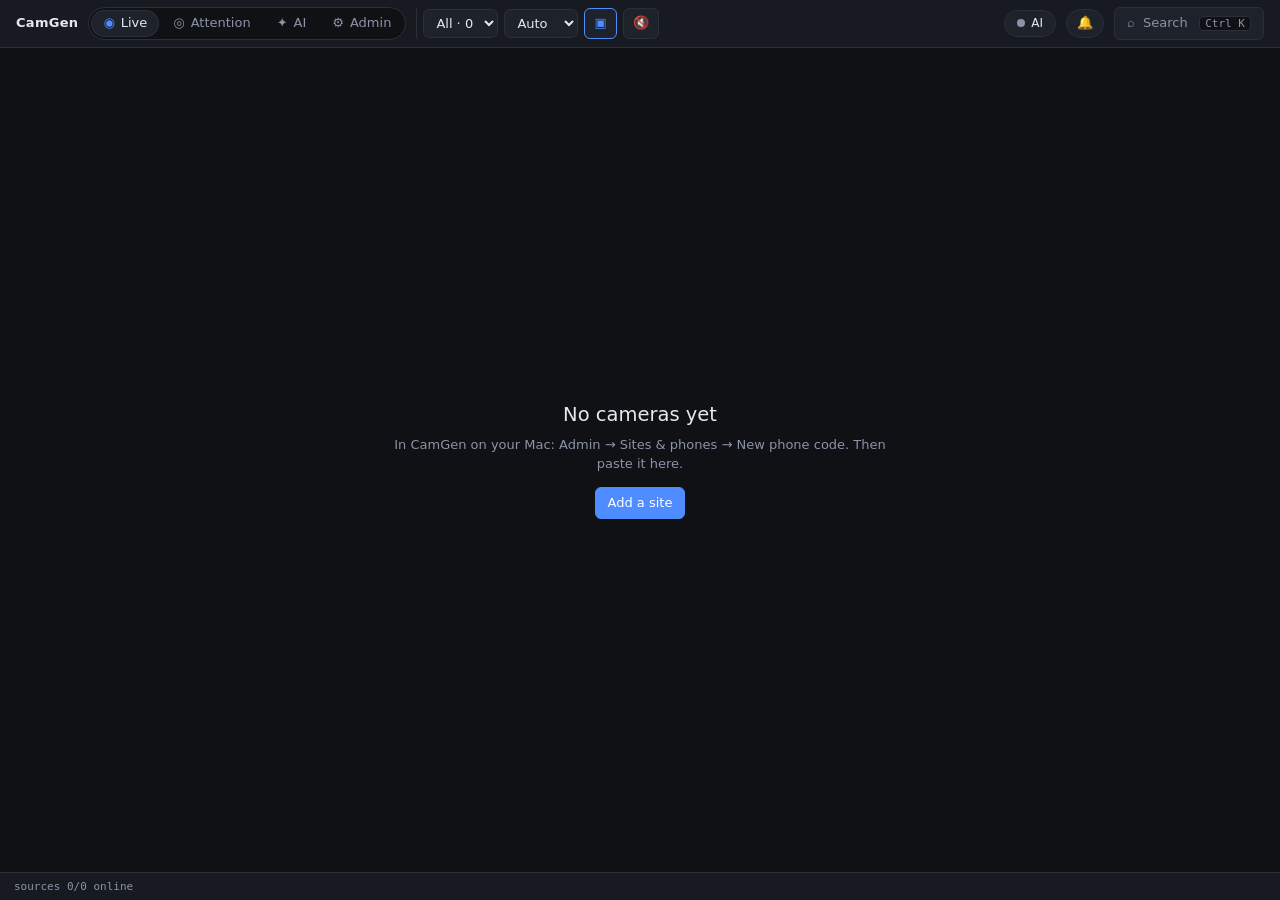
<file: CamGen/index.html>
<!doctype html>
<html lang="en">
<head>
  <meta charset="utf-8">
  <meta name="viewport" content="width=device-width, initial-scale=1, viewport-fit=cover">
  <meta http-equiv="Content-Security-Policy"
        content="default-src 'self'; script-src 'self'; style-src 'self' 'unsafe-inline'; img-src 'self' data: blob: https:; media-src 'self' blob: mediastream: https:; connect-src 'self' https: wss:; worker-src 'self'; manifest-src 'self'">
  <meta name="theme-color" content="#0f1115">
  <meta name="apple-mobile-web-app-capable" content="yes">
  <meta name="apple-mobile-web-app-status-bar-style" content="black-translucent">
  <meta name="apple-mobile-web-app-title" content="CamGen">
  <meta name="referrer" content="no-referrer">
  <title>CamGen Viewer</title>
  <link rel="manifest" href="manifest.webmanifest">
  <link rel="icon" href="icons/icon-192.png">
  <link rel="apple-touch-icon" href="icons/apple-touch-icon.png">
  <link rel="stylesheet" href="app.11041785a9.css">
  <script defer src="app.841641d2e4.js"></script>
</head>
<body>
  <cg-app></cg-app>
</body>
</html>
</file>
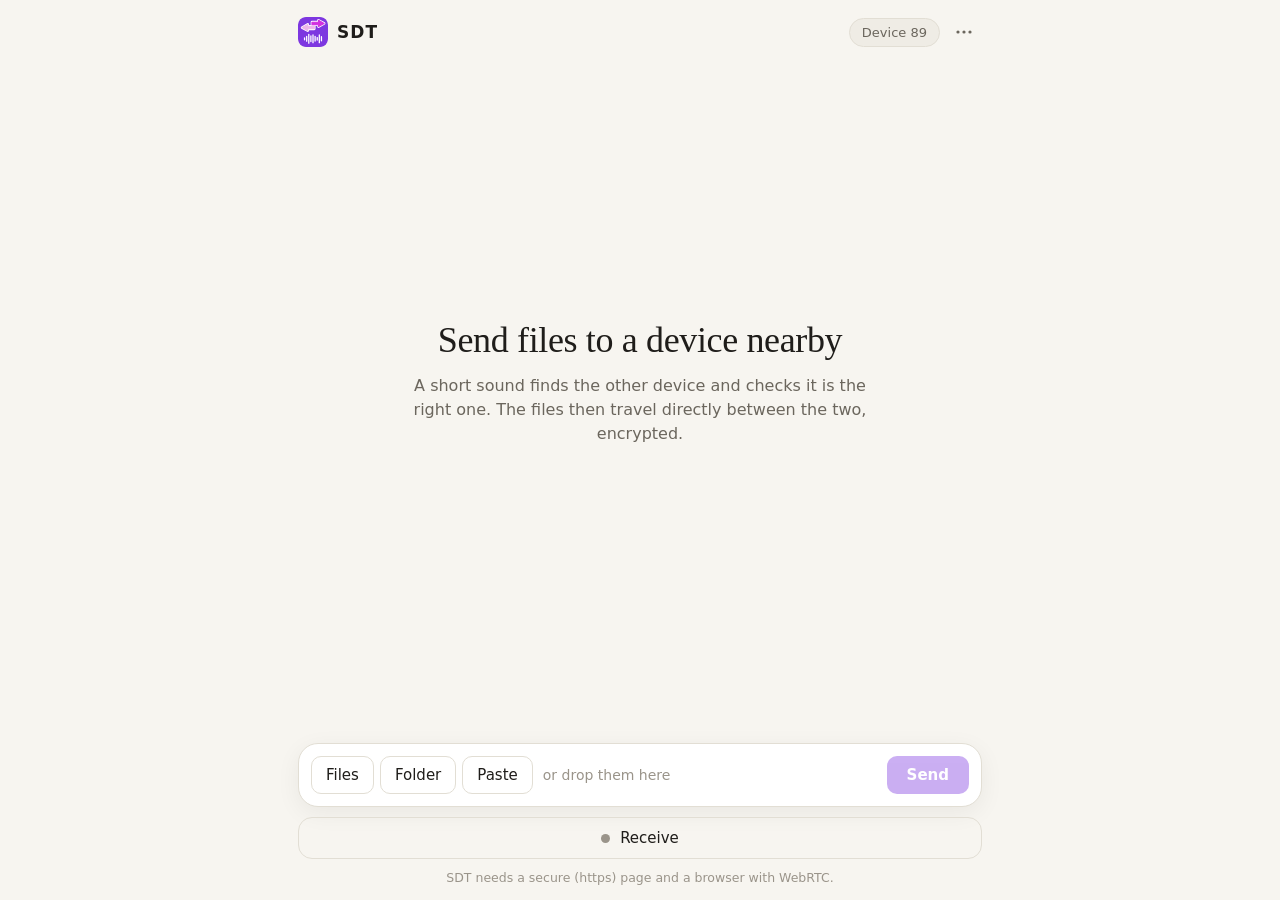
<file: SDT/index.html>
<!doctype html>
<html lang="en">
<head>
<meta charset="utf-8">
<meta name="viewport" content="width=device-width, initial-scale=1, viewport-fit=cover">
<title>SDT · Sound Driven Transfer</title>
<meta name="description" content="Send files to a device nearby. Sound finds and checks it; the files go over Wi-Fi.">
<meta name="theme-color" content="#f7f5f0" media="(prefers-color-scheme: light)">
<meta name="theme-color" content="#1d1c1a" media="(prefers-color-scheme: dark)">
<meta name="apple-mobile-web-app-capable" content="yes">
<meta name="mobile-web-app-capable" content="yes">
<meta name="apple-mobile-web-app-title" content="SDT">
<link rel="manifest" href="manifest.webmanifest">
<link rel="icon" href="icons/icon.svg" type="image/svg+xml">
<link rel="apple-touch-icon" href="icons/icon-180.png">
<link rel="stylesheet" href="css/sdt.css">
</head>
<body>
<div class="page">
<header class="top">
<a class="brand" href="./"><img src="icons/icon.svg" alt="" width="30" height="30"><span>SDT</span></a>
<div class="top-right">
<button class="chip" id="me" title="This device’s name"></button>
<button class="icon-btn" id="menu-btn" aria-label="More" aria-haspopup="true" aria-expanded="false">
<svg viewBox="0 0 20 20" width="20" height="20" aria-hidden="true"><circle cx="4" cy="10" r="1.6"/><circle cx="10" cy="10" r="1.6"/><circle cx="16" cy="10" r="1.6"/></svg>
</button>
<div class="menu" id="menu" hidden>
<button id="menu-screen">Send by screen (no network)…</button>
<button id="menu-read">Read a screen (camera)</button>
<button id="menu-band">Sound: audible…</button>
<button id="menu-test">Play a test sound</button>
<button id="menu-diag">Diagnostics</button>
<button id="menu-ios" hidden></button>
<button id="menu-trusted">Remembered devices</button>
<button id="menu-clear">Clear unfinished transfers</button>
<a href="classic.html">Send by sound only (no network)</a>
<span class="build" id="build"></span>
</div>
</div>
</header>
<main>
<section class="hero" id="hero">
<h1>Send files to a device nearby</h1>
<p>A short sound finds the other device and checks it is the right one. The files then travel directly between the two, encrypted.</p>
</section>
<section class="thread" id="thread" aria-live="polite"></section>
</main>
<footer class="dock">
<div class="composer" id="composer">
<ul class="staged" id="staged"></ul>
<div class="composer-row">
<div class="adders">
<label class="ghost"><input type="file" id="pick-files" multiple>Files</label>
<label class="ghost" id="folder-label"><input type="file" id="pick-folder" webkitdirectory multiple>Folder</label>
<button class="ghost" id="paste">Paste</button>
</div>
<span class="drop-hint" id="drop-hint">or drop them here</span>
<button class="primary" id="send" disabled>Send</button>
</div>
</div>
<button class="listen" id="listen" aria-pressed="false">
<span class="dot"></span><span id="listen-text">Receive</span>
</button>
<div class="meter" id="meter" hidden title="What the microphone hears"><i id="meter-fill"></i></div>
<p class="fine" id="fine"></p>
</footer>
</div>
<dialog id="sheet">
<form method="dialog">
<h2 id="sheet-title"></h2>
<div id="sheet-body"></div>
<div class="sheet-actions"><button class="primary" value="ok">Done</button></div>
</form>
</dialog>
<script type="module" src="js/sdt.js"></script>
</body>
</html>
</file>
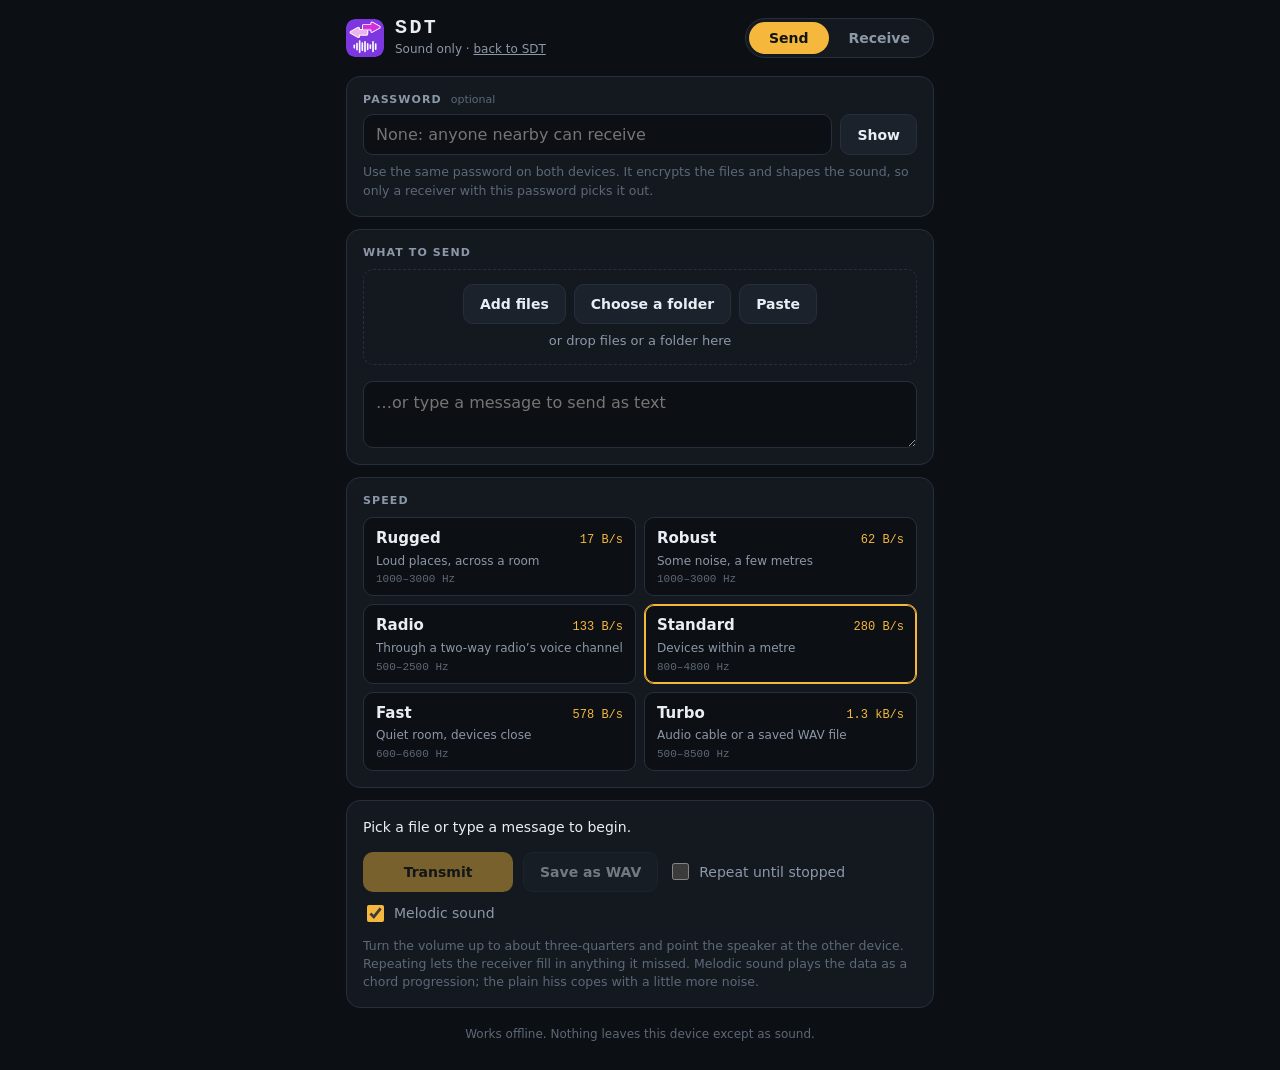
<file: SDT/classic.html>
<!doctype html>
<html lang="en">
<head>
<meta charset="utf-8">
<meta name="viewport" content="width=device-width, initial-scale=1, viewport-fit=cover">
<title>SDT · Sound only</title>
<meta name="description" content="Send files between devices as sound.">
<meta name="theme-color" content="#0c0f13">
<meta name="apple-mobile-web-app-capable" content="yes">
<meta name="mobile-web-app-capable" content="yes">
<meta name="apple-mobile-web-app-status-bar-style" content="black-translucent">
<meta name="apple-mobile-web-app-title" content="SDT">
<link rel="manifest" href="manifest.webmanifest">
<link rel="icon" href="icons/icon.svg" type="image/svg+xml">
<link rel="apple-touch-icon" href="icons/icon-180.png">
<link rel="stylesheet" href="css/app.css">
</head>
<body>
<main class="app">
<header class="top">
<div class="brand">
<img src="icons/icon.svg" alt="" width="38" height="38">
<div><h1>SDT</h1><p>Sound only · <a href="./" style="color:inherit">back to SDT</a></p></div>
</div>
<nav class="modes" role="tablist">
<button role="tab" id="tab-send" aria-selected="true" aria-controls="view-send">Send</button>
<button role="tab" id="tab-receive" aria-selected="false" aria-controls="view-receive">Receive</button>
</nav>
</header>
<div class="card pass">
<label for="password">Password <span>optional</span></label>
<div class="pass-row">
<input type="password" id="password" autocomplete="off" autocapitalize="off" spellcheck="false" placeholder="None: anyone nearby can receive">
<button id="pass-show" aria-pressed="false">Show</button>
</div>
<p class="hint" id="pass-hint">Use the same password on both devices. It encrypts the files and shapes the sound, so only a receiver with this password picks it out.</p>
</div>
<section id="view-send" class="view" role="tabpanel" aria-labelledby="tab-send">
<div class="card">
<h2>What to send</h2>
<div class="drop" id="drop">
<div class="pickers">
<label class="btn"><input type="file" id="file" multiple>Add files</label>
<label class="btn" id="folder-btn"><input type="file" id="folder" webkitdirectory multiple>Choose a folder</label>
<button id="paste">Paste</button>
</div>
<span class="drop-sub" id="drop-sub">or drop files or a folder here</span>
</div>
<div class="queue-head" id="queue-head" hidden>
<span id="queue-count"></span>
<span><button class="link" id="queue-all">Select all</button><button class="link" id="queue-clear">Clear</button></span>
</div>
<ul class="queue" id="queue"></ul>
<textarea id="text" rows="2" placeholder="…or type a message to send as text" spellcheck="false"></textarea>
</div>
<div class="card">
<h2>Speed</h2>
<div class="profiles" id="profiles" role="radiogroup" aria-label="Speed"></div>
</div>
<div class="card">
<div class="summary" id="summary">Pick a file or type a message to begin.</div>
<div class="bar" id="send-bar" hidden><i></i></div>
<div class="actions">
<button class="primary send" id="play" disabled>Transmit</button>
<button id="save-wav" disabled>Save as WAV</button>
<label class="check"><input type="checkbox" id="loop"> Repeat until stopped</label>
<label class="check"><input type="checkbox" id="melody" checked> Melodic sound</label>
</div>
<label class="resume" id="resume" hidden>Resume a dropped transfer: start from part
<input type="number" id="start-part" min="1" value="1" inputmode="numeric"><span id="resume-of"></span>
</label>
<p class="hint">Turn the volume up to about three-quarters and point the speaker at the other device. Repeating lets the receiver fill in anything it missed. Melodic sound plays the data as a chord progression; the plain hiss copes with a little more noise.</p>
</div>
<audio id="player" preload="auto"></audio>
</section>
<section id="view-receive" class="view" role="tabpanel" aria-labelledby="tab-receive" hidden>
<div class="card">
<div class="scope-wrap">
<canvas id="scope" width="640" height="150"></canvas>
<div class="scope-idle" id="scope-idle">Microphone is off</div>
</div>
<div class="status" id="rx-status">Ready to listen.</div>
<div class="bar recv" id="rx-bar" hidden><i></i></div>
<div class="grid" id="rx-grid" hidden></div>
<div class="actions">
<button class="primary recv" id="listen">Start listening</button>
<label class="btn"><input type="file" id="audio-file" accept="audio/*,.wav">Open a recording…</label>
</div>
<p class="hint">No speed setting needed here; the receiver recognises it. Keep this device still while a transfer is playing.</p>
</div>
<div class="card" id="unfinished-card" hidden>
<h2>Unfinished</h2>
<ul class="files" id="unfinished"></ul>
<p class="hint">These are kept on this device. Send the same file again at the same speed (and password) and only the missing parts are needed: on the sender, enter the part number shown here under “Resume a dropped transfer”.</p>
</div>
<div class="card" id="files-card" hidden>
<h2>Received</h2>
<ul class="files" id="files"></ul>
</div>
</section>
<footer class="foot" id="foot"></footer>
</main>
<script type="module" src="js/classic.js"></script>
</body>
</html>
</file>
<file: CamGen/app.11041785a9.css>
:root{--bg: #0f1115;--panel: #171a21;--panel-2: #1e222b;--border: #2a2f3a;--text: #e6e8ee;--muted: #8b93a7;--accent: #4f8cff;--ok: #34c77b;--warn: #f5b942;--err: #ff5d5d;--live: #ff4d6d;--offline: #8a7dff;--radius: 8px;--font: -apple-system, BlinkMacSystemFont, "SF Pro Text", "Inter", system-ui, sans-serif;--mono: "SF Mono", ui-monospace, Menlo, monospace;color-scheme:dark}*{box-sizing:border-box}[hidden]{display:none!important}html,body{margin:0;height:100%;background:var(--bg);color:var(--text);font:13px/1.4 var(--font);overflow:hidden}button,input,select{font:inherit;color:inherit}button{background:var(--panel-2);border:1px solid var(--border);border-radius:6px;padding:6px 12px;cursor:pointer}button:hover{border-color:#3a4150}button.primary{background:var(--accent);border-color:var(--accent);color:#fff}button.ghost{background:transparent;border-color:transparent;color:var(--muted);padding:4px 8px}button.ghost:hover{color:var(--text);background:var(--panel-2)}button:disabled{opacity:.5;cursor:default}input[type=text],input[type=password],input:not([type]){background:var(--bg);border:1px solid var(--border);border-radius:6px;padding:7px 10px;width:100%}input:focus{outline:none;border-color:var(--accent)}cg-app{display:grid;grid-template-rows:48px 1fr 28px;height:100vh}.topbar{display:flex;align-items:center;gap:12px;padding:0 16px;border-bottom:1px solid var(--border);background:var(--panel);-webkit-app-region:drag}.topbar>*{-webkit-app-region:no-drag}.topbar .brand{font-weight:600;letter-spacing:.3px;margin-left:64px;-webkit-app-region:drag}.topbar .spacer{flex:1;-webkit-app-region:drag;align-self:stretch}cg-grid{display:block;overflow:auto;padding:12px;height:100%}.grid{display:grid;gap:10px;height:100%;grid-auto-rows:minmax(200px,1fr)}.empty{display:grid;place-items:center;height:100%;color:var(--muted);text-align:center}.empty h2{color:var(--text);font-weight:500;margin:0 0 8px}cg-tile{display:flex;flex-direction:column;background:var(--panel);border:1px solid var(--border);border-radius:var(--radius);overflow:hidden;min-height:0}cg-tile.focused{position:fixed;inset:48px 0 28px;z-index:10;border-radius:0}.tile-head{display:flex;align-items:center;gap:8px;padding:6px 8px 6px 10px;border-bottom:1px solid var(--border);min-height:34px}.tile-head .name{font-weight:500;white-space:nowrap;overflow:hidden;text-overflow:ellipsis;flex:0 1 auto;min-width:60px}.tile-head .meta{color:var(--muted);font:11px var(--mono);white-space:nowrap;overflow:hidden;text-overflow:ellipsis;min-width:0;flex:0 1 auto}.tile-head .spacer{min-width:4px}.tile-head>.badge,.tile-head>.site-tag,.tile-head>button,.tile-head>.dot{flex:none}.tile-head .spacer{flex:1}.dot{width:8px;height:8px;border-radius:50%;background:var(--muted);flex:none}.dot.online{background:var(--ok)}.dot.connecting,.dot.resolving,.dot.downloading{background:var(--warn)}.dot.error{background:var(--err)}.dot.warn{background:var(--warn)}.badge{font-size:10px;font-weight:600;letter-spacing:.5px;padding:1px 6px;border-radius:4px;border:1px solid}.badge.live{color:var(--live);border-color:color-mix(in srgb,var(--live) 50%,transparent)}.badge.offline{color:var(--offline);border-color:color-mix(in srgb,var(--offline) 50%,transparent)}.tile-body{position:relative;flex:1;background:#000;min-height:0;overflow:hidden}.tile-body video,.tile-body canvas{position:absolute;inset:0;width:100%;height:100%}.tile-body video{object-fit:contain}.tile-body video.cropped{inset:auto;object-fit:fill}.tile-body canvas{pointer-events:none}.tile-msg{position:absolute;inset:0;display:grid;place-items:center;color:var(--muted);padding:16px;text-align:center;font-size:12px}.tile-msg.error{color:var(--err)}.tile-foot{display:flex;gap:6px;flex-wrap:wrap;padding:5px 8px;border-top:1px solid var(--border);min-height:28px;font:11px var(--mono);color:var(--muted)}.chip{padding:0 6px;border-radius:4px;background:var(--panel-2)}cg-status-bar{display:flex;align-items:center;gap:18px;padding:0 14px;border-top:1px solid var(--border);background:var(--panel);color:var(--muted);font:11px var(--mono)}cg-status-bar .ok{color:var(--ok)}cg-status-bar .err{color:var(--err)}cg-status-bar .warn{color:var(--warn)}dialog{background:var(--panel);color:var(--text);border:1px solid var(--border);border-radius:12px;padding:0;width:min(720px,92vw);max-height:86vh}dialog::backdrop{background:#0000008c}.dlg-head{display:flex;align-items:center;padding:14px 18px;border-bottom:1px solid var(--border)}.dlg-head h3{margin:0;font-size:15px;font-weight:600;flex:1}.dlg-body{padding:16px 18px;overflow:auto;max-height:calc(86vh - 120px)}.dlg-foot{display:flex;justify-content:flex-end;gap:8px;padding:12px 18px;border-top:1px solid var(--border)}.tabs{display:flex;gap:4px;margin-bottom:14px}.tabs button.active{border-color:var(--accent);color:var(--accent)}.field{margin-bottom:12px}.field label{display:block;color:var(--muted);font-size:12px;margin-bottom:4px}.row{display:flex;gap:8px;align-items:center}.hint{color:var(--muted);font-size:12px}.resolved{font:12px var(--mono);color:var(--muted);min-height:18px}.resolved .live{color:var(--live)}.resolved .offline{color:var(--offline)}.resolved .err{color:var(--err)}.list{display:flex;flex-direction:column;gap:6px}.list-item{display:flex;align-items:center;gap:10px;padding:8px 10px;background:var(--panel-2);border:1px solid var(--border);border-radius:6px}.list-item .grow{flex:1;min-width:0}.list-item .sub{color:var(--muted);font:11px var(--mono);overflow:hidden;text-overflow:ellipsis;white-space:nowrap}.list-item .sub.err{color:var(--err);white-space:normal}.samples{display:flex;flex-wrap:wrap;gap:6px}.site-tag{font-size:10px;color:var(--muted);border:1px solid var(--border);border-radius:4px;padding:1px 6px;white-space:nowrap}select{background:var(--bg);border:1px solid var(--border);border-radius:6px;padding:7px 10px;width:100%}code{font:12px var(--mono);background:var(--bg);padding:1px 5px;border-radius:4px}dialog.devices-dlg{width:min(1100px,95vw)}.device-groups section{margin-bottom:18px}.group-title{margin:0 0 8px;font-size:12px;font-weight:600;color:var(--muted);text-transform:uppercase;letter-spacing:.6px}.device-grid{display:grid;grid-template-columns:repeat(auto-fill,minmax(320px,1fr));gap:10px}.device-card{display:flex;flex-direction:column;gap:8px;padding:10px 12px;background:var(--panel-2);border:1px solid var(--border);border-radius:8px}.device-card.offline{opacity:.55}.device-icon{width:30px;height:30px;display:grid;place-items:center;border-radius:8px;background:var(--bg);color:var(--accent);font-size:16px;flex:none}.device-name{font-weight:500;white-space:nowrap;overflow:hidden;text-overflow:ellipsis}.device-card .sub{color:var(--muted);font:11px var(--mono);overflow:hidden;text-overflow:ellipsis;white-space:nowrap}.device-msg{font:11px var(--mono);min-height:14px}.device-msg .live,.resolved .live{color:var(--ok)}.chips{display:flex;flex-wrap:wrap;gap:4px;font:10px var(--mono);color:var(--muted)}.row.wrap{flex-wrap:wrap}button.small{padding:3px 9px;font-size:12px}.remote{display:flex;gap:10px;padding:8px;background:var(--bg);border-radius:8px;align-items:flex-start}.remote .pad{display:grid;grid-template-columns:repeat(3,38px);gap:4px}.remote .col{display:flex;flex-direction:column;gap:4px}.cast-option{cursor:pointer}.cast-option input{width:auto}button.casting{border-color:var(--live);color:var(--live)}body.tv-mode,cg-app.tv-mode{background:#000}cg-app.tv-mode{grid-template-rows:1fr}.tv-mode cg-grid{padding:12px}.tv-mode cg-tile{border:0;background:#000;position:relative}.tv-mode .tile-head{position:absolute;top:0;left:0;z-index:2;border:0;background:#00000073;border-bottom-right-radius:8px;min-height:0;padding:4px 10px}.tv-mode .tile-head>:not(.dot):not(.name){display:none}.tv-mode .tile-foot{display:none}.tv-mode .tile-head .name{font-size:15px}.cast-section h4{margin:0 0 8px}.cast-section .list-item{margin-top:6px}body.web .topbar .brand{margin-left:0}body.web cg-app{height:100dvh;padding:env(safe-area-inset-top) env(safe-area-inset-right) env(safe-area-inset-bottom) env(safe-area-inset-left);box-sizing:border-box}@media (max-width: 700px){.topbar{gap:8px;padding:0 10px}cg-grid{padding:8px}.grid{grid-template-columns:1fr!important;grid-auto-rows:auto!important;height:auto}cg-tile:not(.focused) .tile-body{flex:none;aspect-ratio:16 / 9}.tile-head .meta,.tile-head .site-tag{display:none}cg-status-bar{gap:10px;overflow:hidden;white-space:nowrap}}.tile-head .meta.warn{color:var(--warn)}dialog.zone-editor{width:min(960px,96vw)}.zone-canvas{display:block;margin-top:10px;border-radius:8px;cursor:crosshair;max-width:100%}.badge.cat-camera{color:var(--ok);border-color:color-mix(in srgb,var(--ok) 50%,transparent)}.badge.cat-stream{color:var(--live);border-color:color-mix(in srgb,var(--live) 50%,transparent)}.badge.cat-video{color:#b48cff;border-color:color-mix(in srgb,#b48cff 50%,transparent)}cg-status-bar .update-state{margin-left:auto;cursor:pointer}cg-status-bar .update-btn{margin-left:auto;padding:2px 10px;font-size:11px}.tile-head .speaker.on{color:var(--accent)}.tile-head .speaker.none{opacity:.35}.topbar button{white-space:nowrap}.settings-wrap{display:flex;gap:18px;min-height:340px}.settings-nav{display:flex;flex-direction:column;gap:4px;min-width:150px}.settings-nav button{text-align:left;background:transparent;border-color:transparent}.settings-nav button.active{background:var(--panel-2);border-color:var(--border);color:var(--accent)}.settings-body{flex:1;min-width:0}.field.setting{padding-bottom:12px;border-bottom:1px solid var(--border)}.field.setting .hint{margin-top:4px}.field.setting select,.field.setting input[type=text]{max-width:100%}.hint.err{color:var(--err)}.hint.warn{color:var(--warn)}.banner{display:flex;align-items:center;gap:10px;padding:10px 18px;background:#f5b9421f;border-bottom:1px solid var(--border)}label.switch,label.check{display:inline-flex;align-items:center;gap:6px;color:var(--text);font-size:13px}@media (max-width: 600px){.settings-wrap{flex-direction:column}.settings-nav{flex-direction:row;flex-wrap:wrap}}.ai-status{display:flex;flex-direction:column;gap:8px;padding:10px 12px;margin-bottom:14px;background:var(--panel-2);border:1px solid var(--border);border-radius:6px}.try-box{border-top:1px solid var(--border);padding-top:8px;display:flex;flex-direction:column;gap:6px}.try-out b{font-weight:600}.timeline{display:flex;flex-direction:column;gap:6px}.tl-item{display:flex;gap:10px;padding:8px 10px;background:var(--panel-2);border:1px solid var(--border);border-radius:6px}.tl-time{flex:none;width:84px;color:var(--muted);font:11px var(--mono);padding-top:2px}.tl-item .grow{flex:1;min-width:0}.tl-item .kf{width:160px;border-radius:4px;cursor:zoom-in;flex:none}.tl-item .kf.big{width:100%;max-width:640px;cursor:zoom-out}.tl-item .speech{font-style:italic}.ocr-line{font-size:12px}.chips{display:flex;flex-wrap:wrap;gap:4px;margin:4px 0}.chip{font-size:11px;padding:1px 6px;border-radius:10px;background:var(--panel);border:1px solid var(--border)}.chip.alert{color:var(--warn);border-color:var(--warn)}.tl-segment.open{border-color:var(--accent)}.seg-analysis{margin-bottom:6px;display:flex;flex-direction:column;gap:2px}.imp{flex:none;min-width:20px;text-align:center;font:600 11px var(--mono);border-radius:4px;padding:1px 4px;background:var(--panel);border:1px solid var(--border)}.imp-high{color:#fff;background:var(--warn);border-color:var(--warn)}.imp-mid{color:var(--accent);border-color:var(--accent)}.chip.name{opacity:.8;font-style:italic}.kf-strip{display:flex;gap:4px;overflow-x:auto}.kf-small{height:54px;border-radius:3px;cursor:zoom-in;flex:none}.kf-small.big{height:auto;width:100%;max-width:640px;cursor:zoom-out}.seg-player video{width:100%;max-height:360px;margin-top:6px;border-radius:4px;background:#000}@media (max-width: 600px){.tl-item{flex-direction:column}.tl-item .kf{width:100%}}.tile-body video.video-next{position:absolute;opacity:0;pointer-events:none}.tile-head{cursor:grab;touch-action:none}.tile-head button{cursor:pointer}cg-tile.dragging{opacity:.45}cg-tile.drop-before{box-shadow:-4px 0 0 0 var(--accent)}cg-tile.drop-after{box-shadow:4px 0 0 0 var(--accent)}.stories{display:flex;flex-direction:column;gap:8px}.story{padding:8px 10px;background:var(--panel-2);border:1px solid var(--border);border-radius:6px}.story.story-high{border-left:3px solid var(--warn)}.story.story-mid{border-left:3px solid var(--accent)}.story-head{gap:8px;cursor:pointer;align-items:baseline}.story-summary{margin:4px 0}.chip.source{background:var(--panel);font-weight:600}.story-seg{gap:8px;padding:4px 0;cursor:pointer;border-top:1px solid var(--border)}.events{display:flex;flex-direction:column;gap:8px}.event-item{padding:8px 10px;background:var(--panel-2);border:1px solid var(--border);border-left:3px solid var(--warn);border-radius:6px}.event-item.st-seen,.event-item.st-dismissed{border-left-color:var(--border);opacity:.85}.event-item.st-starred{border-left-color:var(--accent)}.rule-item{gap:10px;padding:8px 10px;background:var(--panel-2);border:1px solid var(--border);border-radius:6px;margin-bottom:6px;cursor:pointer}.rule-form{display:flex;flex-direction:column;gap:8px}.rule-form h4{margin:10px 0 0;font-size:12px;text-transform:uppercase;letter-spacing:.04em;color:var(--muted)}.rule-form .field{display:flex;flex-direction:column;gap:3px;flex:1;min-width:140px}.rule-form textarea,.rule-form input:not([type=checkbox]),.rule-form select{width:100%;box-sizing:border-box}.rule-form .check{display:flex;align-items:center;gap:6px}.cond-grid{display:grid;grid-template-columns:repeat(auto-fill,minmax(200px,1fr));gap:8px}.sim-out{margin-top:8px;display:flex;flex-direction:column;gap:4px}.sim-row.no{opacity:.6}.dlg-head select{width:auto;margin-right:8px}.topbar{gap:10px}.view-switch{display:flex;background:var(--bg);border:1px solid var(--border);border-radius:999px;padding:2px;gap:2px}.view-switch button{border:0;background:transparent;border-radius:999px;padding:4px 12px;color:var(--muted);display:flex;gap:6px;align-items:center}.view-switch button:hover{color:var(--text)}.view-switch button.active{background:var(--panel-2);color:var(--text);box-shadow:inset 0 0 0 1px var(--border)}.view-switch button.active .vi{color:var(--accent)}.live-tools{display:flex;gap:6px;align-items:center;padding-left:6px;border-left:1px solid var(--border)}select.compact{background:var(--panel-2);border:1px solid var(--border);border-radius:6px;padding:5px 8px;color:var(--text);width:auto}.icon-btn{padding:5px 9px;min-width:32px}.icon-btn.active{border-color:var(--accent);color:var(--accent)}.add-btn{padding:4px 12px;font-size:16px;line-height:1}.pulse{display:flex;gap:6px;align-items:center;border-radius:999px;padding:4px 12px;font-size:12px}.bell{border-radius:999px;padding:4px 10px}.bell.has-new{border-color:var(--warn);color:var(--warn)}.palette-btn{display:flex;gap:8px;align-items:center;color:var(--muted);min-width:150px}.palette-btn kbd,.pal-foot kbd{font:11px var(--mono);background:var(--bg);border:1px solid var(--border);border-radius:4px;padding:0 5px;margin-left:auto}main.views{min-height:0;position:relative;overflow:hidden}.view{height:100%;min-height:0}.workspace{display:grid;grid-template-columns:230px 1fr}.subnav{border-right:1px solid var(--border);background:var(--panel);padding:12px 8px;display:flex;flex-direction:column;gap:2px;overflow:auto}.subnav button{text-align:left;border:0;background:transparent;border-radius:6px;padding:8px 10px;display:flex;flex-direction:column;gap:1px}.subnav button:hover{background:var(--panel-2)}.subnav button.active{background:var(--panel-2);box-shadow:inset 3px 0 0 var(--accent)}.subnav .sl{font-weight:500}.subnav .sh{font-size:11px;color:var(--muted)}.pages{overflow:auto;min-height:0}.pane{padding:16px 22px 28px;max-width:1180px}dialog.as-page{position:static;display:block;width:auto!important;max-width:none;max-height:none;margin:0;border:0;border-radius:0;background:transparent;padding:0}dialog.as-page .dlg-head{padding:0 0 12px;border-bottom:1px solid var(--border)}dialog.as-page .dlg-head h3{font-size:18px}dialog.as-page .dlg-body{max-height:none;overflow:visible;padding:16px 0 0}dialog.as-page .dlg-foot{padding:12px 0 0;border-top:0;justify-content:flex-start}dialog.as-page .dlg-close{display:none}dialog.as-page .dlg-foot:has(>.dlg-close:only-child){display:none}.page-head{display:flex;align-items:center;gap:8px;padding-bottom:12px;margin-bottom:14px;border-bottom:1px solid var(--border)}.page-head h3{margin:0;font-size:18px;font-weight:600}.page-head .spacer{flex:1}.seg-source{margin-top:4px;color:var(--text);font:11px var(--font);word-break:break-word}dialog.palette{width:min(620px,94vw);margin-top:12vh;padding:0;overflow:hidden}dialog.palette input{border:0;border-bottom:1px solid var(--border);border-radius:0;padding:14px 16px;font-size:15px;background:var(--panel)}.pal-list{max-height:56vh;overflow:auto;padding:6px}.pal-group{font-size:11px;text-transform:uppercase;letter-spacing:.05em;color:var(--muted);padding:8px 10px 4px}.pal-item{display:flex;gap:12px;align-items:baseline;padding:7px 10px;border-radius:6px;cursor:pointer}.pal-item .hint{margin-left:auto;font-size:12px;text-align:right}.pal-item.sel{background:var(--panel-2);box-shadow:inset 2px 0 0 var(--accent)}.pal-foot{border-top:1px solid var(--border);padding:7px 14px;font-size:11px}.pipe-state{display:flex;gap:8px;align-items:center;padding:10px 12px;border:1px solid var(--border);border-radius:8px;background:var(--panel);margin-bottom:14px;flex-wrap:wrap}.pipe-state.strained{border-color:color-mix(in srgb,var(--warn) 60%,transparent)}.pipe-state.critical{border-color:var(--err)}.levels{display:flex;align-items:stretch;gap:6px}.lvl{flex:1;min-width:0;background:var(--panel);border:1px solid var(--border);border-radius:10px;padding:12px;display:flex;flex-direction:column}.lvl.behind{border-color:color-mix(in srgb,var(--warn) 70%,transparent)}.lvl-head{display:flex;gap:6px;align-items:center;color:var(--muted);font-size:12px;text-transform:uppercase;letter-spacing:.04em}.lvl-icon{color:var(--accent)}.lvl-big{font-size:30px;font-weight:600;margin-top:6px;font-variant-numeric:tabular-nums}.lvl-big-label{color:var(--muted);font-size:12px;margin-bottom:8px}.lvl dl{display:grid;grid-template-columns:1fr auto;gap:3px 8px;margin:6px 0 0;font-size:12px}.lvl dt{color:var(--muted)}.lvl dd{margin:0;text-align:right;font-variant-numeric:tabular-nums}.lvl-arrow{align-self:center;color:var(--muted);font-size:18px}.stack{display:flex;height:6px;border-radius:3px;overflow:hidden;background:var(--panel-2);margin:4px 0}.stack .seg-ok{background:var(--ok)}.stack .seg-muted{background:#4a5162}.stack .seg-err{background:var(--err)}.stack .seg-warn{background:var(--warn)}.stack .seg-held{background:#6b7fd7}.pipe-lower{display:grid;grid-template-columns:1fr 1fr;gap:12px;margin-top:14px}.pipe-card{background:var(--panel);border:1px solid var(--border);border-radius:10px;padding:12px}.pipe-card h4,.access h4{margin:0 0 8px;font-size:12px;text-transform:uppercase;letter-spacing:.04em;color:var(--muted)}.src-row{display:flex;align-items:center;gap:8px;padding:4px 0;border-top:1px solid var(--border)}.src-row:first-of-type{border-top:0}.src-row .n{font-variant-numeric:tabular-nums;min-width:28px;text-align:right}.src-bar{height:6px;border-radius:3px;background:var(--warn);max-width:120px;flex:none}.access section{margin-bottom:22px}table.perm{width:100%;border-collapse:collapse}table.perm th{text-align:left;font-weight:500;color:var(--muted);font-size:12px;padding:6px 8px;border-bottom:1px solid var(--border)}table.perm td{padding:7px 8px;border-bottom:1px solid var(--border)}table.perm td:not(:first-child),table.perm th:not(:first-child){text-align:center}@media (max-width: 1100px){.levels{flex-wrap:wrap}.lvl{flex:1 1 30%}.lvl-arrow,.palette-btn .pl{display:none}.palette-btn{min-width:0}}@media (max-width: 760px){.view-switch .vl,.palette-btn kbd,.pulse-text,.topbar .brand{display:none}.live-tools{border-left:0;padding-left:0}.workspace{grid-template-columns:1fr;grid-template-rows:auto 1fr}.subnav{flex-direction:row;overflow-x:auto;border-right:0;border-bottom:1px solid var(--border);padding:6px}.subnav button{flex:none}.subnav .sh{display:none}.subnav button.active{box-shadow:inset 0 -2px 0 var(--accent)}.pane{padding:12px}.pipe-lower{grid-template-columns:1fr}.lvl{flex:1 1 45%}}@media (max-width: 520px){.live-tools .layout-sel,.live-tools .ov-btn{display:none}.topbar{gap:6px;padding:0 8px}.view-switch button{padding:4px 9px}.pulse{padding:4px 8px}}.empty>div{max-width:min(560px,100%);padding:0 16px;overflow-wrap:anywhere}.tl-text .text-title{font-weight:500;margin:2px 0}.tl-text .text-title a{color:var(--text);text-decoration:none;border-bottom:1px dotted var(--muted)}.tl-text .text-body{color:var(--muted);font-size:12px;white-space:pre-line;margin:2px 0 4px}.feeds{display:flex;flex-direction:column;gap:8px}.feed-card{padding:10px 12px;background:var(--panel-2);border:1px solid var(--border);border-radius:8px}.feed-card.off{opacity:.6}.feed-url{word-break:break-all}.empty-note{max-width:640px;color:var(--text)}.cov-top{display:flex;flex-direction:column;gap:8px;margin-bottom:10px}.cov-stories,.cov-events{display:flex;flex-wrap:wrap;gap:6px}.cov-story{border:1px solid;border-radius:14px;padding:3px 10px;background:transparent;font-size:12px}.cov-story .swatch,.cov-chip{display:inline-block;width:10px;height:10px;border-radius:50%;margin-right:6px;vertical-align:middle}.cov-event{font-size:13px}.cov-table{border-collapse:collapse;width:100%}.cov-table td{border-bottom:1px solid var(--border);padding:4px 8px;vertical-align:top}.cov-t{color:var(--muted);font-variant-numeric:tabular-nums;white-space:nowrap;font-size:12px}.cov-still img{border-radius:4px;display:block;cursor:zoom-in;max-width:100%}.cov-still img.big{width:640px;cursor:zoom-out}.cov-seg{border-left:4px solid var(--border);min-width:280px}.cov-gap{color:var(--err);font-size:12px}.cov-stage{margin:4px 0;font-size:13px}.cov-stage-name{display:inline-block;min-width:72px;color:var(--muted);font-size:11px;text-transform:uppercase;letter-spacing:.04em}.cov-sum{margin:2px 0}.cov-moments{margin:2px 0 2px 16px;padding:0;font-size:12px}.cov-ctx{white-space:pre-wrap;font-size:11px;color:var(--muted);max-height:180px;overflow:auto}.cov-prompt .cov-ctx{max-height:320px}.cov-graph{display:flex;flex-wrap:wrap;gap:4px;align-items:baseline;margin:3px 0;font-size:12px}.cov-ent{border:1px solid var(--border);border-radius:10px;padding:0 7px}.cov-frames{display:flex;gap:4px;flex-wrap:wrap;margin:4px 0}.cov-frames img{cursor:zoom-in;border-radius:3px}.cov-frames img.big{width:100%}.cov-text .cov-row{display:flex;gap:10px;border-bottom:1px solid var(--border);padding:6px 0}@media (max-width: 700px){.cov-still img{width:120px}.cov-seg{min-width:0}}.faces-grid{display:grid;grid-template-columns:repeat(auto-fill,minmax(150px,1fr));gap:12px;margin-top:8px}.face-card{display:flex;flex-direction:column;align-items:center;gap:6px;padding:10px;border:1px solid var(--border);border-radius:8px}.face-card img,.face-none{width:72px;height:72px;border-radius:50%;object-fit:cover}.face-none{display:flex;align-items:center;justify-content:center;border:1px dashed var(--border);color:var(--muted)}.face-card input{width:100%;text-align:center}.view-attention{overflow:auto}cg-attention{display:block;container:att / inline-size}.att-wrap{max-width:880px;margin:0 auto;padding:18px 20px 80px}.att-head{display:flex;align-items:flex-start;gap:12px}.att-title{flex:1;min-width:0}.att-title h2{margin:0;font-size:22px;letter-spacing:-.01em}.att-summary{color:var(--muted);margin-top:2px;font-size:14px}.att-kinds{display:flex;gap:6px;margin:14px 0 8px;flex-wrap:wrap}.att-kinds .chip{border-radius:999px;padding:4px 12px;background:var(--panel-2)}.att-kinds .chip.on{background:var(--accent);border-color:var(--accent);color:#fff}.att-people{display:flex;gap:8px;overflow-x:auto;padding:4px 0 10px;scrollbar-width:none}.att-person{display:flex;align-items:center;gap:6px;border-radius:999px;padding:3px 10px 3px 3px;background:var(--panel);white-space:nowrap}.att-person.on{border-color:var(--accent);background:color-mix(in srgb,var(--accent) 18%,var(--panel))}.att-av{display:inline-grid;place-items:center;width:26px;height:26px;border-radius:50%;font:600 11px var(--font);color:#fff;background:hsl(var(--h) 45% 42%);flex:none}.att-av.sm{width:20px;height:20px;font-size:9px}.att-count{background:var(--err);color:#fff;border-radius:999px;font-size:10px;padding:0 6px;line-height:16px}.att-sec{margin-top:18px}.att-sec h3{font-size:12px;text-transform:uppercase;letter-spacing:.06em;color:var(--muted);margin:0 0 8px;display:flex;gap:8px;align-items:center}.att-n{background:var(--panel-2);border-radius:999px;padding:0 7px;font-size:11px;color:var(--text);text-transform:none;letter-spacing:0}.att-foldh{cursor:pointer;user-select:none}.att-card{position:relative;background:var(--panel);border:1px solid var(--border);border-radius:12px;padding:12px 14px 10px 18px;margin-bottom:10px;outline:none;transition:border-color .15s}.att-card:before{content:"";position:absolute;left:0;top:10px;bottom:10px;width:4px;border-radius:0 4px 4px 0;background:var(--accent)}.att-card.u-high:before{background:var(--warn)}.att-card.u-crit:before{background:var(--err)}.att-card:focus,.att-card.focus{border-color:var(--accent)}.att-main{cursor:pointer}.att-top{display:flex;gap:10px;align-items:flex-start}.att-ask{flex:1;font-size:15px;font-weight:600;line-height:1.35}.att-due{flex:none;font-size:12px;padding:2px 8px;border-radius:999px;background:var(--panel-2);color:var(--text);white-space:nowrap}.att-due.soon{background:color-mix(in srgb,var(--warn) 22%,var(--panel-2));color:var(--warn)}.att-due.late{background:color-mix(in srgb,var(--err) 22%,var(--panel-2));color:var(--err)}.att-meta{display:flex;align-items:center;gap:6px;margin-top:5px;font-size:12px;min-width:0}.att-from{font-weight:500;white-space:nowrap}.att-dim{color:var(--muted)}.att-meta .att-dim{overflow:hidden;text-overflow:ellipsis;white-space:nowrap}.att-sum{color:var(--muted);margin-top:6px;display:-webkit-box;-webkit-line-clamp:2;-webkit-box-orient:vertical;overflow:hidden}.att-sum.full{-webkit-line-clamp:unset}.att-more{margin-top:8px;display:grid;gap:6px}.att-more blockquote,.att-rmore blockquote{margin:0;padding:8px 10px;border-left:3px solid var(--border);background:var(--panel-2);border-radius:0 6px 6px 0;color:var(--muted);white-space:pre-wrap}.att-acts{display:flex;gap:6px;margin-top:10px;position:relative;flex-wrap:wrap}.att-acts button{border-radius:8px}.att-menu{position:absolute;top:34px;left:0;z-index:5;display:grid;background:var(--panel-2);border:1px solid var(--border);border-radius:8px;padding:4px;box-shadow:0 8px 24px #0006;min-width:170px}.att-menu button{background:none;border:none;text-align:left;padding:8px 10px}.att-menu button:hover{background:var(--panel)}.att-row{border-bottom:1px solid var(--border)}.att-rmain{display:flex;gap:10px;align-items:center;padding:9px 4px;cursor:pointer;min-width:0}.att-rmain:hover{background:var(--panel)}.att-kind{width:18px;text-align:center;flex:none}.att-rfrom{font-weight:500;white-space:nowrap;max-width:30%;overflow:hidden;text-overflow:ellipsis;flex:none}.att-rhead{flex:1;min-width:0;overflow:hidden;text-overflow:ellipsis;white-space:nowrap}.att-rt{flex:none;font-size:12px}.att-rmore{padding:0 4px 12px 32px;display:grid;gap:6px;color:var(--muted)}.att-empty{text-align:center;padding:36px 10px;color:var(--muted);font-size:15px}.att-empty .big{font-size:34px;color:var(--ok);margin-bottom:6px}.att-toast{position:fixed;left:50%;bottom:24px;transform:translate(-50%);background:var(--panel-2);border:1px solid var(--border);border-radius:999px;padding:8px 10px 8px 16px;display:flex;gap:12px;align-items:center;box-shadow:0 8px 24px #00000073;z-index:50}.view-switch button.has-new .vl{color:var(--warn)}@container att (max-width: 700px){.att-wrap{padding:12px 12px 90px}.att-title h2{font-size:20px}.att-card{padding:12px 12px 10px 16px;border-radius:14px}.att-ask{font-size:16px}.att-top{flex-direction:column;gap:6px}.att-acts button{flex:1;padding:9px 6px;font-size:14px}.att-acts button.ghost{flex:0 0 44px}.att-rfrom{max-width:38%}.att-toast{bottom:calc(16px + env(safe-area-inset-bottom));width:max-content;max-width:92vw}}.att-banner{display:flex;gap:10px;align-items:center;justify-content:space-between;padding:10px 14px;margin-top:12px;border-radius:10px;background:color-mix(in srgb,var(--warn) 14%,var(--panel));border:1px solid color-mix(in srgb,var(--warn) 40%,transparent)}.pat-card{background:var(--panel);border:1px solid var(--border);border-radius:10px;padding:10px 14px;margin-bottom:8px}.pat-card.pat-confirmed{border-color:color-mix(in srgb,var(--ok) 50%,var(--border))}.pat-card.pat-rejected{opacity:.55}.pat-top{display:flex;gap:8px;align-items:center}.pat-top b{flex:1}.pat-conf{color:var(--muted);font-size:12px}.pat-acts{display:flex;gap:6px;margin-top:8px}.pat-conds{list-style:none;padding:0;margin:6px 0 10px;color:var(--muted)}.pat-conds li.ok{color:var(--ok)}.att-tag{margin-left:6px;font-size:10px;padding:0 6px;color:var(--accent, var(--text))}.rule-card .pat-top input[type=checkbox]{margin:0}.rule-edit h5{margin:12px 0 4px;color:var(--muted);font-weight:600}.rule-row{display:flex;gap:10px;align-items:center;flex-wrap:wrap;margin:4px 0}.rule-row .rule-l{width:150px;color:var(--muted);font-size:13px}.rule-row input:not([type]),.rule-row input[type=text]{min-width:260px}.act-status{display:flex;gap:8px;align-items:center;font-size:14px}.act-apps td{padding:3px 12px 3px 0}
</file>
<file: SDT/css/sdt.css>
:root{color-scheme: light dark;--bg: #f7f5f0;--surface: #ffffff;--sunk: #efece5;--line: #e2ded4;--text: #1f1d1a;--dim: #6b665d;--faint: #9a948a;--accent: #7d37e0;--accent-ink: #ffffff;--accent-soft: #efe7fc;--good: #1f7a4d;--bad: #b3261e;--sans: -apple-system,BlinkMacSystemFont,"Segoe UI",system-ui,Roboto,sans-serif;--mono: ui-monospace,"SF Mono",Menlo,Consolas,monospace;--serif: "Iowan Old Style","Palatino Linotype",Palatino,Georgia,serif}@media (prefers-color-scheme: dark){:root{--bg: #1d1c1a;--surface: #282624;--sunk: #232120;--line: #3a3733;--text: #f0ede6;--dim: #aaa398;--faint: #7d776d;--accent: #b08cf5;--accent-ink: #1d1230;--accent-soft: #33284a;--good: #6fcf97;--bad: #ff8a80}}*{box-sizing: border-box}html,body{height: 100%}body{margin: 0;background: var(--bg);color: var(--text);font: 16px/1.5 var(--sans);-webkit-tap-highlight-color: transparent}[hidden]{display: none !important}.page{max-width: 720px;margin: 0 auto;min-height: 100%;display: flex;flex-direction: column;padding: calc(env(safe-area-inset-top,0px) + 14px) max(18px,env(safe-area-inset-right,0px)) 0 max(18px,env(safe-area-inset-left,0px))}.top{display: flex;align-items: center;justify-content: space-between;gap: 12px}.brand{display: flex;align-items: center;gap: 9px;color: inherit;text-decoration: none;font: 600 17px var(--sans);letter-spacing: .06em}.brand img{border-radius: 8px;display: block}.top-right{display: flex;align-items: center;gap: 6px;position: relative}.chip{font: 500 13px var(--sans);color: var(--dim);background: var(--sunk);border: 1px solid var(--line);border-radius: 999px;padding: 6px 12px;cursor: pointer;max-width: 46vw;overflow: hidden;text-overflow: ellipsis;white-space: nowrap}.icon-btn{background: none;border: 0;padding: 8px;border-radius: 8px;cursor: pointer;color: var(--dim);display: grid}.icon-btn svg{fill: currentColor}.icon-btn:hover{background: var(--sunk)}.menu{position: absolute;right: 0;top: 42px;z-index: 5;min-width: 240px;background: var(--surface);border: 1px solid var(--line);border-radius: 12px;padding: 6px;box-shadow: 0 12px 32px rgba(0,0,0,.14)}.menu button,.menu a{display: block;width: 100%;text-align: left;background: none;border: 0;padding: 10px 12px;border-radius: 8px;font: 15px var(--sans);color: var(--text);text-decoration: none;cursor: pointer}.menu .build{display: block;padding: 8px 12px 4px;font: 11.5px var(--mono);color: var(--faint)}.menu button:hover,.menu a:hover{background: var(--sunk)}main{flex: 1;display: flex;flex-direction: column;padding: 8px 0 20px}.hero{margin: auto 0;padding: 36px 0 28px;text-align: center}.hero h1{font: 500 clamp(26px,6vw,36px)/1.2 var(--serif);margin: 0 0 12px;letter-spacing: -.01em}.hero p{margin: 0 auto;max-width: 30em;color: var(--dim)}.thread{display: flex;flex-direction: column;gap: 14px;margin-top: 18px}.thread:empty{display: none}.card{background: var(--surface);border: 1px solid var(--line);border-radius: 16px;padding: 16px 18px;max-width: 92%}.card.out{align-self: flex-end;background: var(--accent-soft);border-color: transparent}.card.in{align-self: flex-start}.card .who{font-size: 13px;color: var(--dim);margin-bottom: 2px}.card .what{font-weight: 600;overflow-wrap: anywhere}.card .state{margin-top: 6px;color: var(--dim);font-size: 14.5px;overflow-wrap: anywhere}.card .state.bad{color: var(--bad)}.card .state.good{color: var(--good)}.code{display: flex;align-items: center;gap: 12px;margin-top: 12px;flex-wrap: wrap}.code b{font: 600 30px/1 var(--mono);letter-spacing: .22em;padding: 10px 6px 10px 14px;border-radius: 10px;background: var(--bg);border: 1px solid var(--line)}.code span{font-size: 13.5px;color: var(--dim);flex: 1;min-width: 12em}.badge{display: inline-block;font-size: 12.5px;font-weight: 600;color: var(--good);border: 1px solid currentColor;border-radius: 999px;padding: 2px 9px;margin-top: 10px}.bar{height: 6px;border-radius: 3px;background: var(--line);overflow: hidden;margin-top: 12px}.bar i{display: block;height: 100%;width: 0;background: var(--accent);transition: width .25s linear}.actions{display: flex;flex-wrap: wrap;gap: 8px;margin-top: 14px}.files{list-style: none;margin: 12px 0 0;padding: 0;border-top: 1px solid var(--line);max-height: 260px;overflow: auto}.files li{display: flex;align-items: center;gap: 10px;padding: 8px 0;border-bottom: 1px solid var(--line);font-size: 14.5px}.files .fn{flex: 1;min-width: 0;overflow: hidden;text-overflow: ellipsis;white-space: nowrap}.files .fs{color: var(--dim);font: 12.5px var(--mono);flex: none}.files .wait{color: var(--faint);font-size: 12.5px}button,.ghost{font: 500 15px var(--sans);cursor: pointer}button.primary{background: var(--accent);color: var(--accent-ink);border: 0;border-radius: 10px;padding: 10px 20px;font-weight: 600}button.primary:disabled{opacity: .4;cursor: default}button.plain,.ghost{background: var(--surface);color: var(--text);border: 1px solid var(--line);border-radius: 10px;padding: 9px 14px}button.small{padding: 5px 11px;font-size: 13.5px;border-radius: 8px}.ghost{position: relative;display: inline-block}.ghost input{position: absolute;width: 1px;height: 1px;opacity: 0;pointer-events: none}:is(button,.ghost,.chip):focus-visible,.ghost:focus-within{outline: 2px solid var(--accent);outline-offset: 2px}.dock{position: sticky;bottom: 0;background: linear-gradient(to bottom,transparent,var(--bg) 22px);padding: 24px 0 calc(env(safe-area-inset-bottom,0px) + 12px)}.composer{background: var(--surface);border: 1px solid var(--line);border-radius: 20px;padding: 12px;box-shadow: 0 6px 24px rgba(0,0,0,.06);transition: border-color .15s}.composer.over{border-color: var(--accent)}.composer-row{display: flex;align-items: center;gap: 10px;flex-wrap: wrap}.adders{display: flex;gap: 6px;flex-wrap: wrap}.drop-hint{flex: 1;color: var(--faint);font-size: 14px;min-width: 0;white-space: nowrap;overflow: hidden;text-overflow: ellipsis}.staged{list-style: none;margin: 0 0 10px;padding: 0;display: flex;flex-wrap: wrap;gap: 6px;max-height: 132px;overflow: auto}.staged:empty{display: none}.staged li{display: flex;align-items: center;gap: 8px;background: var(--sunk);border-radius: 10px;padding: 6px 6px 6px 12px;font-size: 14px;max-width: 100%}.staged .sn{overflow: hidden;text-overflow: ellipsis;white-space: nowrap}.staged .ss{color: var(--dim);font: 12px var(--mono);flex: none}.staged button{background: none;border: 0;color: var(--dim);font-size: 17px;line-height: 1;padding: 2px 6px}.listen{display: flex;align-items: center;justify-content: center;gap: 10px;width: 100%;margin-top: 10px;background: none;border: 1px solid var(--line);border-radius: 14px;padding: 11px;color: var(--text)}.listen .dot{width: 9px;height: 9px;border-radius: 50%;background: var(--faint)}.listen[aria-pressed="true"]{border-color: var(--good)}.listen[aria-pressed="true"] .dot{background: var(--good);animation: pulse 1.6s ease-in-out infinite}@keyframes pulse{50%{box-shadow: 0 0 0 7px transparent;opacity: .45}0%,100%{box-shadow: 0 0 0 0 var(--good);opacity: 1}}.meter{height: 3px;border-radius: 2px;background: var(--line);margin: 8px 12px 0;overflow: hidden}.meter i{display: block;height: 100%;width: 0;background: var(--good);transition: width .1s linear}dialog pre{max-height: 46vh;overflow: auto;background: var(--bg);border: 1px solid var(--line);border-radius: 10px;padding: 10px;font: 12px/1.5 var(--mono);white-space: pre-wrap;overflow-wrap: anywhere;margin: 0 0 10px}.fine{text-align: center;color: var(--faint);font-size: 12.5px;margin: 10px 0 0;min-height: 1.2em}dialog{border: 1px solid var(--line);border-radius: 16px;background: var(--surface);color: var(--text);padding: 20px;width: min(440px,calc(100vw - 32px))}dialog::backdrop{background: rgba(0,0,0,.4)}dialog h2{margin: 0 0 12px;font: 600 18px var(--sans)}dialog input[type="text"]{width: 100%;font: 16px var(--sans);padding: 10px 12px;border-radius: 10px;border: 1px solid var(--line);background: var(--bg);color: var(--text)}dialog .row{display: flex;align-items: center;justify-content: space-between;gap: 10px;padding: 9px 0;border-bottom: 1px solid var(--line)}dialog p{color: var(--dim);margin: 0 0 10px;font-size: 14.5px}.sheet-actions{display: flex;justify-content: flex-end;margin-top: 16px}@media (max-width: 480px){.drop-hint{display: none}.composer-row{justify-content: space-between}.card{max-width: 100%}}@media (prefers-reduced-motion: reduce){*{animation: none !important;transition: none !important}}.vis{position: fixed;inset: 0;z-index: 20;display: flex;flex-direction: column;background: var(--bg);color: var(--text);padding: env(safe-area-inset-top,0px) 0 env(safe-area-inset-bottom,0px)}.vis-top{display: flex;align-items: center;justify-content: space-between;gap: 12px;padding: 10px 16px}.vis-head{display: flex;flex-direction: column;gap: 2px;min-width: 0}.vis-head b{font: 600 16px var(--sans)}.vis-note{font-size: 13.5px;color: var(--dim)}.vis-code{display: flex;flex-direction: column;align-items: center;line-height: 1.1}.vis-code b{font: 600 24px var(--mono);letter-spacing: .12em}.vis-code span{font-size: 11px;color: var(--faint);text-transform: uppercase;letter-spacing: .08em}.vis-show{background: #fff;color: #1d1c1a}.vis-show .vis-note{color: #5f5c55}.vis-show .plain{color: #1d1c1a;border-color: #d9d5cc;background: #fff}.vis-canvas{flex: 1;min-height: 0;width: 100%;display: block;background: #fff}.vis-bottom{display: flex;align-items: center;gap: 12px;padding: 10px 16px;flex-wrap: wrap}.vis-density{display: flex;align-items: center;gap: 10px;flex: 1;flex-wrap: wrap}.vis-speed{font-size: 13px;color: #5f5c55}.vis-view{position: relative;flex: 1;min-height: 0;background: #000}.vis-view video,.vis-view .vis-fake{position: absolute;inset: 0;width: 100%;height: 100%;object-fit: contain}.vis-outline{position: absolute;inset: 0;width: 100%;height: 100%;pointer-events: none}.vis-guide{position: absolute;left: 50%;bottom: 18px;transform: translateX(-50%);max-width: calc(100% - 32px);padding: 10px 16px;border-radius: 999px;background: rgba(0,0,0,.72);color: #fff;font: 600 16px var(--sans);text-align: center}.vis-guide[data-code="ok"]{background: rgba(21,128,61,.9)}.vis-guide[data-code="refused"]{background: rgba(180,60,40,.92);border-radius: 14px}.vis-cam{position: relative;width: 96px;height: 72px;flex: none;border-radius: 8px;overflow: hidden;background: #000}.vis-cam video,.vis-cam .vis-fake{position: absolute;inset: 0;width: 100%;height: 100%;object-fit: contain;transform: scaleX(-1)}.vis-cam .vis-outline{transform: scaleX(-1)}.vis-link .vis-guide{position: static;transform: none;margin: 0 auto 6px;max-width: calc(100% - 32px);font-size: 14px;padding: 6px 14px}.vis-link .vis-speed{flex: 1}.vis-read .bar{flex: 1;min-width: 120px;margin: 0}.vis-pct{font: 13px var(--mono);color: var(--dim);min-width: 3.2em;text-align: right}dialog .wide{display: block;width: 100%;margin-top: 8px}dialog p.sub{font-size: 13px;margin: 4px 2px 10px}
</file>
<file: SDT/css/app.css>
:root{color-scheme: dark;--bg: #0c0f13;--panel: #141920;--raised: #1b222b;--line: #26303c;--text: #e9eef4;--dim: #8c98a8;--faint: #5d6877;--send: #f5b83d;--recv: #4fd1a5;--bad: #ff7a6b;--mono: ui-monospace,"SF Mono",Menlo,Consolas,monospace;--sans: -apple-system,BlinkMacSystemFont,"Segoe UI",system-ui,Roboto,sans-serif}*{box-sizing: border-box}html{-webkit-text-size-adjust: 100%}body{margin: 0;background: var(--bg);color: var(--text);font: 15px/1.45 var(--sans);-webkit-tap-highlight-color: transparent}[hidden]{display: none !important}.app{max-width: 620px;margin: 0 auto;padding: calc(env(safe-area-inset-top,0px) + 18px) max(16px,env(safe-area-inset-right,0px))
           calc(env(safe-area-inset-bottom,0px) + 24px) max(16px,env(safe-area-inset-left,0px))}.top{display: flex;align-items: center;justify-content: space-between;gap: 12px;flex-wrap: wrap;margin-bottom: 18px}.brand{display: flex;align-items: center;gap: 11px}.brand img{width: 38px;height: 38px;border-radius: 9px;display: block}.brand h1{margin: 0;font: 700 20px/1 var(--mono);letter-spacing: .12em}.brand p{margin: 3px 0 0;color: var(--dim);font-size: 12px}body{--accent: var(--send)}body.receive{--accent: var(--recv)}.modes{display: flex;background: var(--panel);border: 1px solid var(--line);border-radius: 999px;padding: 3px}.modes button{appearance: none;border: 0;background: none;color: var(--dim);font: 600 14px var(--sans);padding: 8px 20px;border-radius: 999px;cursor: pointer}.modes button[aria-selected="true"]{background: var(--accent);color: #10140f}.card{background: var(--panel);border: 1px solid var(--line);border-radius: 14px;padding: 16px;margin-bottom: 12px}.card h2{margin: 0 0 10px;font: 600 11px var(--sans);letter-spacing: .1em;text-transform: uppercase;color: var(--dim)}.pass label{display: block;font: 600 11px var(--sans);letter-spacing: .1em;text-transform: uppercase;color: var(--dim);margin-bottom: 8px}.pass label span{text-transform: none;letter-spacing: 0;font-weight: 400;color: var(--faint);margin-left: 4px}.pass-row{display: flex;gap: 8px}.pass-row input{flex: 1;min-width: 0;background: var(--bg);color: var(--text);border: 1px solid var(--line);border-radius: 10px;padding: 10px 12px;font: 16px var(--sans)}.pass-row input:focus{outline: none;border-color: var(--accent)}.pass.on{border-color: var(--accent)}.pass .hint{margin-top: 8px}.drop{border: 1.5px dashed var(--line);border-radius: 10px;padding: 14px;text-align: center;transition: border-color .15s,background .15s}.drop.over{border-color: var(--send);background: rgba(245,184,61,.06)}.pickers{display: flex;flex-wrap: wrap;gap: 8px;justify-content: center}.btn input{position: absolute;width: 1px;height: 1px;opacity: 0;pointer-events: none}.drop-sub{display: block;color: var(--dim);font-size: 13px;margin-top: 8px}.queue-head{display: flex;justify-content: space-between;align-items: center;margin-top: 12px;color: var(--dim);font-size: 13px}button.link{background: none;border: 0;padding: 4px 6px;color: var(--send);font-weight: 600;font-size: 13px}.queue{list-style: none;margin: 6px 0 0;padding: 0;max-height: 232px;overflow: auto}.queue li{display: flex;align-items: center;gap: 10px;padding: 7px 2px;border-top: 1px solid var(--line)}.queue li:first-child{border-top: 0}.queue input{width: 18px;height: 18px;accent-color: var(--send);flex: none}.queue label{flex: 1;min-width: 0;display: flex;align-items: center;gap: 10px;cursor: pointer}.queue .qn{flex: 1;min-width: 0;overflow: hidden;text-overflow: ellipsis;white-space: nowrap}.queue .qs{color: var(--dim);font: 12px var(--mono);flex: none}.queue button{background: none;border: 0;color: var(--faint);padding: 2px 8px;font-size: 18px;line-height: 1}.resume{display: flex;flex-wrap: wrap;align-items: center;gap: 8px;margin-top: 12px;color: var(--dim);font-size: 13.5px}.resume input{width: 76px;background: var(--bg);color: var(--text);border: 1px solid var(--line);border-radius: 8px;padding: 6px 8px;font: 16px var(--mono)}textarea{display: block;width: 100%;margin-top: 10px;resize: vertical;min-height: 44px;background: var(--bg);color: var(--text);border: 1px solid var(--line);border-radius: 10px;padding: 10px 12px;font: 16px/1.4 var(--sans)}textarea:focus{outline: none;border-color: var(--send)}.profiles{display: grid;grid-template-columns: repeat(2,1fr);gap: 8px}.profile{appearance: none;text-align: left;cursor: pointer;color: var(--text);background: var(--bg);border: 1px solid var(--line);border-radius: 10px;padding: 10px 12px;font: inherit}.profile[aria-checked="true"]{border-color: var(--send);box-shadow: inset 0 0 0 1px var(--send)}.profile b{display: flex;justify-content: space-between;align-items: baseline;gap: 8px;font-weight: 600}.profile b span{font: 12px var(--mono);color: var(--send);white-space: nowrap}.profile small{display: block;color: var(--dim);font-size: 12px;margin-top: 3px}.profile em{display: block;font: normal 11px var(--mono);color: var(--faint);margin-top: 3px}.summary,.status{font-size: 14px;min-height: 21px;overflow-wrap: anywhere}.summary strong,.status strong{font-family: var(--mono);font-weight: 600}.status.bad,.summary.bad{color: var(--bad)}.bar{height: 6px;background: var(--bg);border-radius: 3px;overflow: hidden;margin-top: 10px}.bar i{display: block;height: 100%;width: 0;background: var(--send);border-radius: 3px;transition: width .2s linear}.bar.recv i{background: var(--recv)}.actions{display: flex;flex-wrap: wrap;align-items: center;gap: 10px;margin-top: 14px}button,.btn{appearance: none;font: 600 14px var(--sans);color: var(--text);cursor: pointer;background: var(--raised);border: 1px solid var(--line);border-radius: 10px;padding: 11px 16px;position: relative;display: inline-block}button:disabled{opacity: .45;cursor: default}button.primary{border-color: transparent;color: #10140f;min-width: 150px}button.primary.send{background: var(--send)}button.primary.recv{background: var(--recv)}button.primary.active{background: var(--raised);color: var(--text);border-color: var(--accent)}button:focus-visible,.btn:focus-within,.profile:focus-visible{outline: 2px solid var(--accent);outline-offset: 2px}.check{display: inline-flex;align-items: center;gap: 7px;color: var(--dim);font-size: 14px;cursor: pointer}.check input{width: 17px;height: 17px;accent-color: var(--send)}.hint{margin: 12px 0 0;color: var(--faint);font-size: 12.5px}.scope-wrap{position: relative;background: var(--bg);border: 1px solid var(--line);border-radius: 10px;overflow: hidden;margin-bottom: 12px}#scope{display: block;width: 100%;height: 150px}.scope-idle{position: absolute;inset: 0;display: grid;place-items: center;color: var(--faint);font-size: 13px}.grid{display: flex;flex-wrap: wrap;gap: 3px;margin-top: 10px;max-height: 96px;overflow: auto}.grid i{width: 9px;height: 9px;border-radius: 2px;background: var(--line)}.grid i.on{background: var(--recv)}.files{list-style: none;margin: 0;padding: 0;display: grid;gap: 10px}.files li{background: var(--bg);border: 1px solid var(--line);border-radius: 10px;padding: 12px}.files .name{font-weight: 600;overflow-wrap: anywhere}.files .info{color: var(--dim);font: 12px var(--mono);margin-top: 2px}.files pre{margin: 10px 0 0;padding: 10px;background: var(--panel);border-radius: 8px;max-height: 180px;overflow: auto;font: 13px/1.45 var(--mono);white-space: pre-wrap;overflow-wrap: anywhere}.files img{display: block;max-width: 100%;max-height: 220px;border-radius: 8px;margin-top: 10px}.files .actions{margin-top: 10px}.files .ask{margin-top: 6px;font-size: 13.5px}.files .ask strong{font-family: var(--mono);color: var(--recv)}.files button,.files a.btn{padding: 8px 14px;text-decoration: none}.foot{color: var(--faint);font-size: 12px;text-align: center;margin-top: 18px}@media (max-width: 420px){.top{justify-content: center}.modes{width: 100%}.modes button{flex: 1}button.primary{flex: 1 1 100%}}@media (prefers-reduced-motion: reduce){*{transition: none !important}}
</file>
